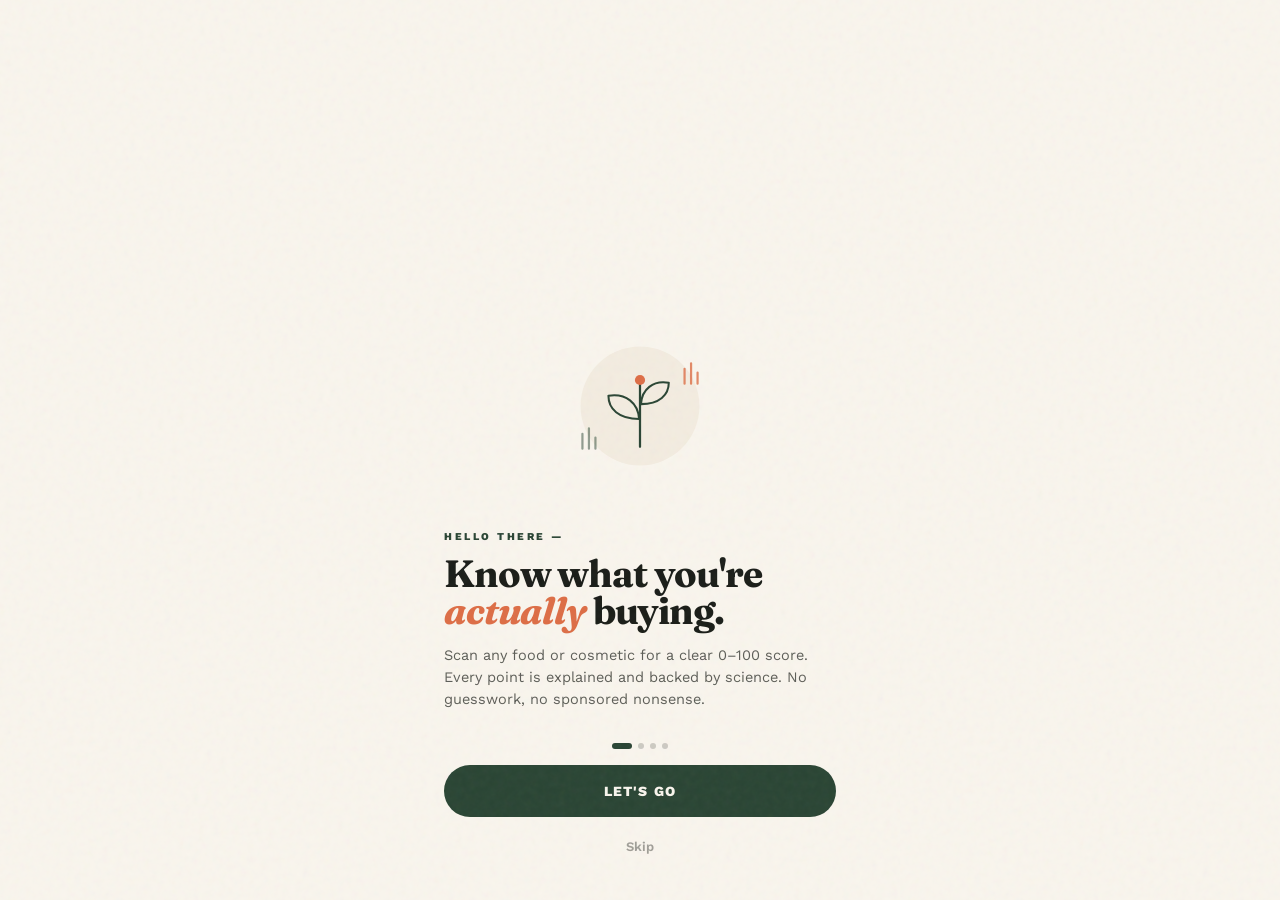
<file: index.html>
<!doctype html>
<html lang="en">
  <head>
    <meta charset="UTF-8" />
    <link rel="icon" type="image/png" href="./icon-192.png" />
    <link rel="apple-touch-icon" href="./apple-touch-icon.png" />
    <meta name="viewport" content="width=device-width, initial-scale=1.0, maximum-scale=1.0, user-scalable=no, viewport-fit=cover, interactive-widget=resizes-content" />
    <meta name="description" content="Scan food and cosmetic products to instantly see health ratings, ingredient analysis, and healthier alternatives." />
    <meta name="theme-color" content="#FAF7F2" />
    <meta name="apple-mobile-web-app-capable" content="yes" />
    <meta name="apple-mobile-web-app-status-bar-style" content="default" />
    <link rel="manifest" href="./manifest.json" />
    <link rel="preconnect" href="https://fonts.googleapis.com" />
    <link rel="preconnect" href="https://fonts.gstatic.com" crossorigin />
    <link href="https://fonts.googleapis.com/css2?family=Fraunces:ital,opsz,wght@0,9..144,400..700;1,9..144,400..700&family=Work+Sans:wght@300..700&display=swap" rel="stylesheet" />
    <title>ScanWise — Food & Cosmetics Health Scanner</title>
    <script type="module" crossorigin src="./assets/index-B2orh04r.js"></script>
    <link rel="modulepreload" crossorigin href="./assets/dist-BDdlKBnh.js">
    <link rel="modulepreload" crossorigin href="./assets/supabase-CXb4O_Qe.js">
    <link rel="stylesheet" crossorigin href="./assets/index-CBRD42PI.css">
  </head>
  <body>
    <div id="root"></div>
  </body>
</html>
</file>
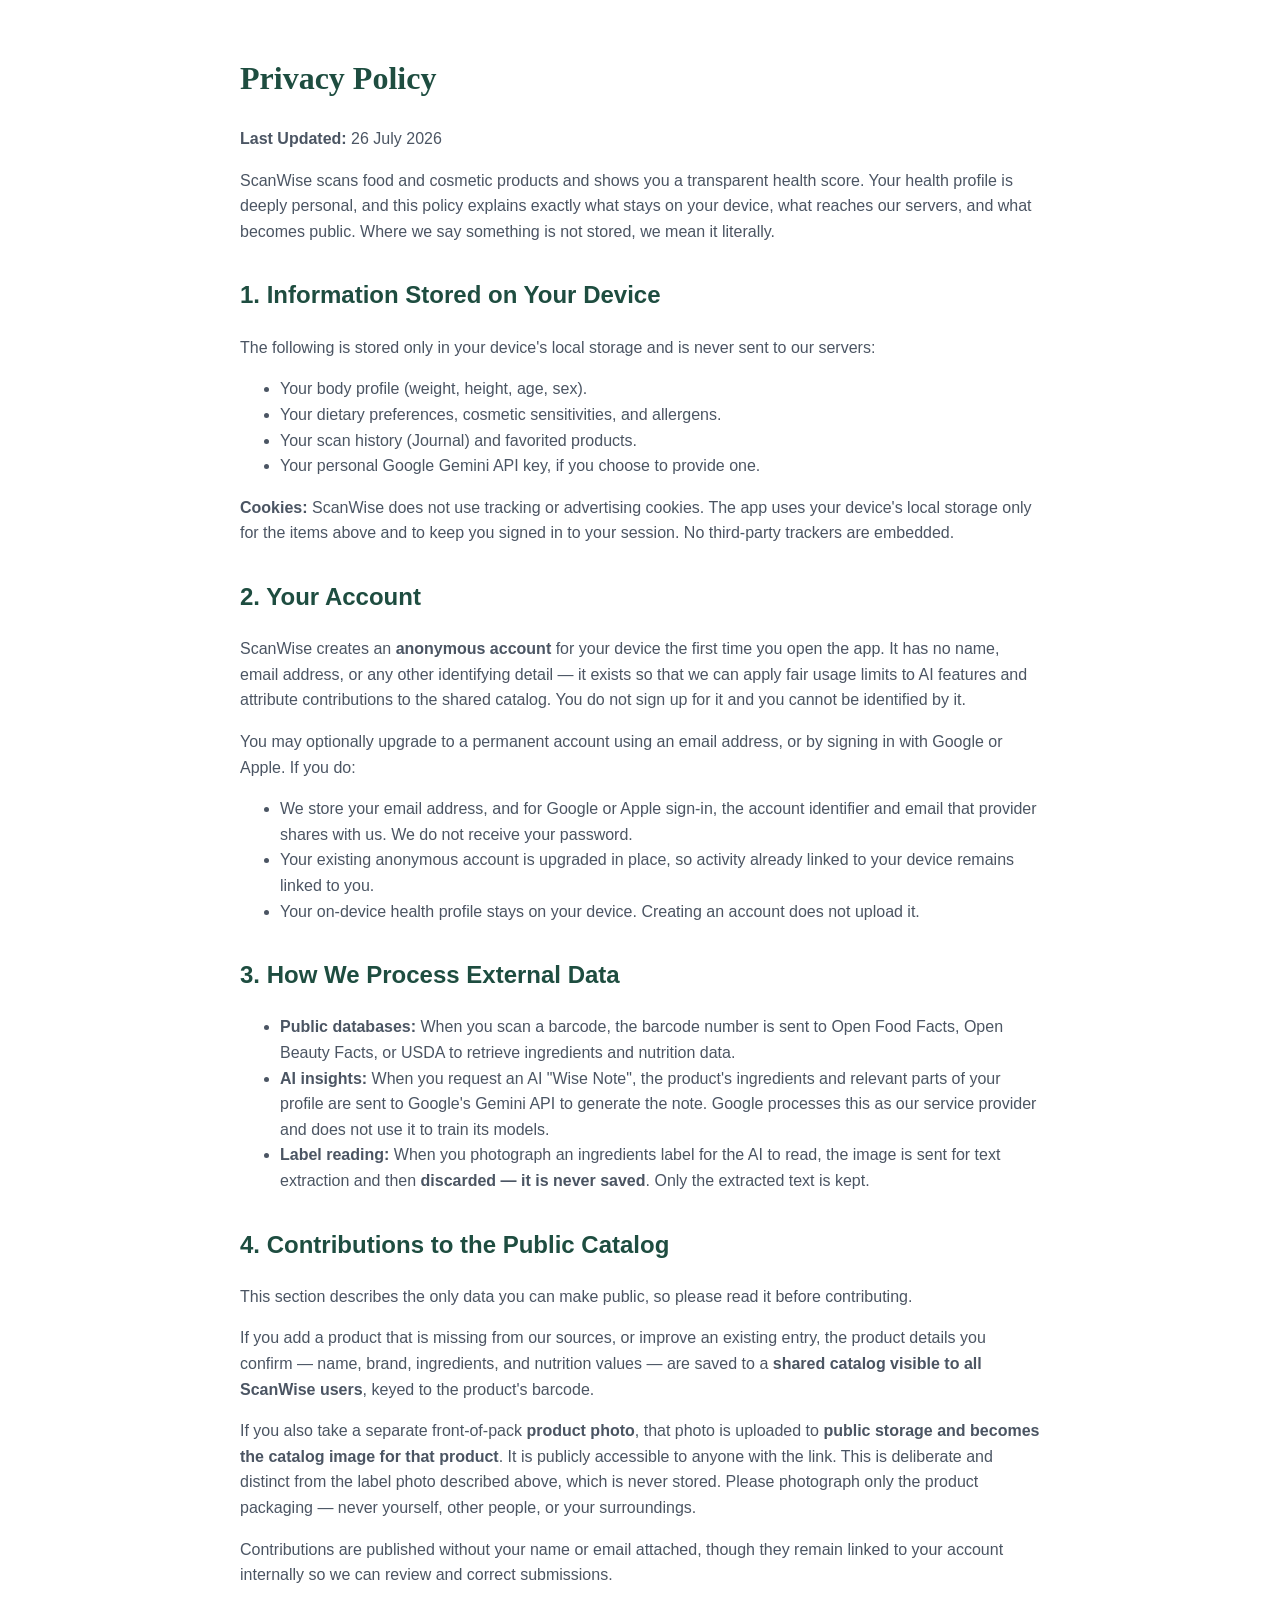
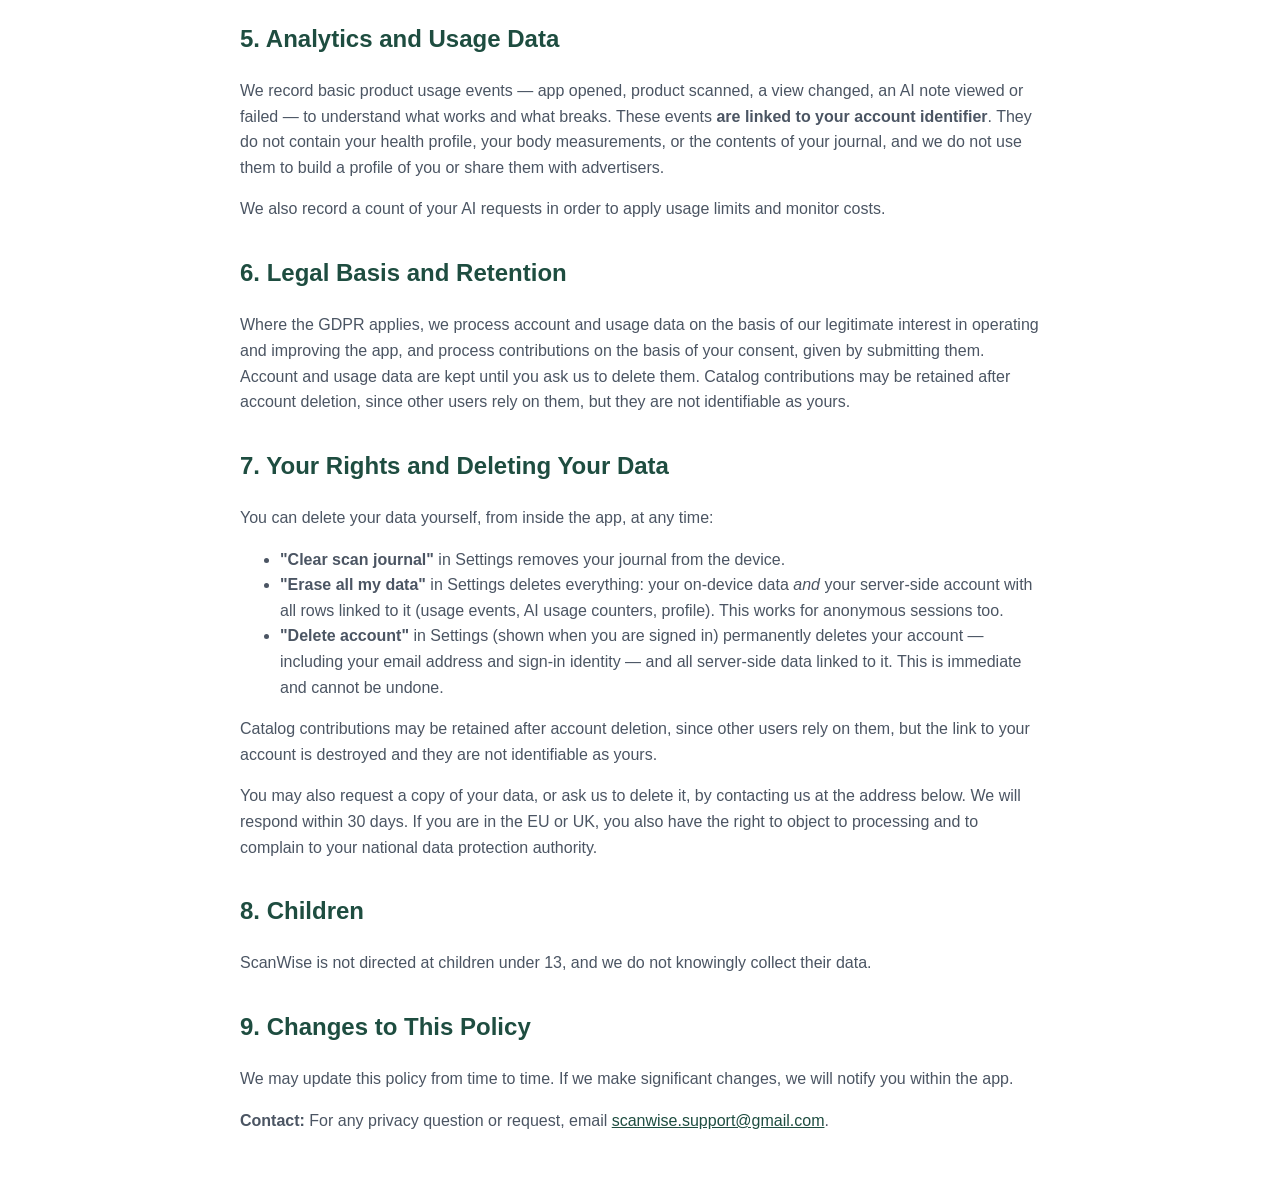
<file: privacy.html>
<!DOCTYPE html>
<html lang="en">
<head>
  <meta charset="UTF-8">
  <meta name="viewport" content="width=device-width, initial-scale=1.0">
  <title>Privacy Policy - ScanWise</title>
  <style>
    body {
      font-family: -apple-system, BlinkMacSystemFont, "Segoe UI", Roboto, Helvetica, Arial, sans-serif;
      line-height: 1.6;
      color: #1f2937;
      max-width: 800px;
      margin: 0 auto;
      padding: 2rem 1rem;
    }
    h1 { font-family: Georgia, serif; color: #1E4D40; }
    h2 { color: #1E4D40; margin-top: 2rem; }
    p, li { color: #4b5563; }
    a { color: #1E4D40; }
  </style>
</head>
<body>
  <h1>Privacy Policy</h1>
  <p><strong>Last Updated:</strong> 26 July 2026</p>

  <p>ScanWise scans food and cosmetic products and shows you a transparent health score. Your health profile is deeply personal, and this policy explains exactly what stays on your device, what reaches our servers, and what becomes public. Where we say something is not stored, we mean it literally.</p>

  <h2>1. Information Stored on Your Device</h2>
  <p>The following is stored only in your device's local storage and is never sent to our servers:</p>
  <ul>
    <li>Your body profile (weight, height, age, sex).</li>
    <li>Your dietary preferences, cosmetic sensitivities, and allergens.</li>
    <li>Your scan history (Journal) and favorited products.</li>
    <li>Your personal Google Gemini API key, if you choose to provide one.</li>
  </ul>
  <p><strong>Cookies:</strong> ScanWise does not use tracking or advertising cookies. The app uses your device's local storage only for the items above and to keep you signed in to your session. No third-party trackers are embedded.</p>

  <h2>2. Your Account</h2>
  <p>ScanWise creates an <strong>anonymous account</strong> for your device the first time you open the app. It has no name, email address, or any other identifying detail — it exists so that we can apply fair usage limits to AI features and attribute contributions to the shared catalog. You do not sign up for it and you cannot be identified by it.</p>
  <p>You may optionally upgrade to a permanent account using an email address, or by signing in with Google or Apple. If you do:</p>
  <ul>
    <li>We store your email address, and for Google or Apple sign-in, the account identifier and email that provider shares with us. We do not receive your password.</li>
    <li>Your existing anonymous account is upgraded in place, so activity already linked to your device remains linked to you.</li>
    <li>Your on-device health profile stays on your device. Creating an account does not upload it.</li>
  </ul>

  <h2>3. How We Process External Data</h2>
  <ul>
    <li><strong>Public databases:</strong> When you scan a barcode, the barcode number is sent to Open Food Facts, Open Beauty Facts, or USDA to retrieve ingredients and nutrition data.</li>
    <li><strong>AI insights:</strong> When you request an AI "Wise Note", the product's ingredients and relevant parts of your profile are sent to Google's Gemini API to generate the note. Google processes this as our service provider and does not use it to train its models.</li>
    <li><strong>Label reading:</strong> When you photograph an ingredients label for the AI to read, the image is sent for text extraction and then <strong>discarded — it is never saved</strong>. Only the extracted text is kept.</li>
  </ul>

  <h2>4. Contributions to the Public Catalog</h2>
  <p>This section describes the only data you can make public, so please read it before contributing.</p>
  <p>If you add a product that is missing from our sources, or improve an existing entry, the product details you confirm — name, brand, ingredients, and nutrition values — are saved to a <strong>shared catalog visible to all ScanWise users</strong>, keyed to the product's barcode.</p>
  <p>If you also take a separate front-of-pack <strong>product photo</strong>, that photo is uploaded to <strong>public storage and becomes the catalog image for that product</strong>. It is publicly accessible to anyone with the link. This is deliberate and distinct from the label photo described above, which is never stored. Please photograph only the product packaging — never yourself, other people, or your surroundings.</p>
  <p>Contributions are published without your name or email attached, though they remain linked to your account internally so we can review and correct submissions.</p>

  <h2>5. Analytics and Usage Data</h2>
  <p>We record basic product usage events — app opened, product scanned, a view changed, an AI note viewed or failed — to understand what works and what breaks. These events <strong>are linked to your account identifier</strong>. They do not contain your health profile, your body measurements, or the contents of your journal, and we do not use them to build a profile of you or share them with advertisers.</p>
  <p>We also record a count of your AI requests in order to apply usage limits and monitor costs.</p>

  <h2>6. Legal Basis and Retention</h2>
  <p>Where the GDPR applies, we process account and usage data on the basis of our legitimate interest in operating and improving the app, and process contributions on the basis of your consent, given by submitting them. Account and usage data are kept until you ask us to delete them. Catalog contributions may be retained after account deletion, since other users rely on them, but they are not identifiable as yours.</p>

  <h2>7. Your Rights and Deleting Your Data</h2>
  <p>You can delete your data yourself, from inside the app, at any time:</p>
  <ul>
    <li><strong>"Clear scan journal"</strong> in Settings removes your journal from the device.</li>
    <li><strong>"Erase all my data"</strong> in Settings deletes everything: your on-device data <em>and</em> your server-side account with all rows linked to it (usage events, AI usage counters, profile). This works for anonymous sessions too.</li>
    <li><strong>"Delete account"</strong> in Settings (shown when you are signed in) permanently deletes your account — including your email address and sign-in identity — and all server-side data linked to it. This is immediate and cannot be undone.</li>
  </ul>
  <p>Catalog contributions may be retained after account deletion, since other users rely on them, but the link to your account is destroyed and they are not identifiable as yours.</p>
  <p>You may also request a copy of your data, or ask us to delete it, by contacting us at the address below. We will respond within 30 days. If you are in the EU or UK, you also have the right to object to processing and to complain to your national data protection authority.</p>

  <h2>8. Children</h2>
  <p>ScanWise is not directed at children under 13, and we do not knowingly collect their data.</p>

  <h2>9. Changes to This Policy</h2>
  <p>We may update this policy from time to time. If we make significant changes, we will notify you within the app.</p>

  <p><strong>Contact:</strong> For any privacy question or request, email <a href="mailto:scanwise.support@gmail.com">scanwise.support@gmail.com</a>.</p>
</body>
</html>
</file>
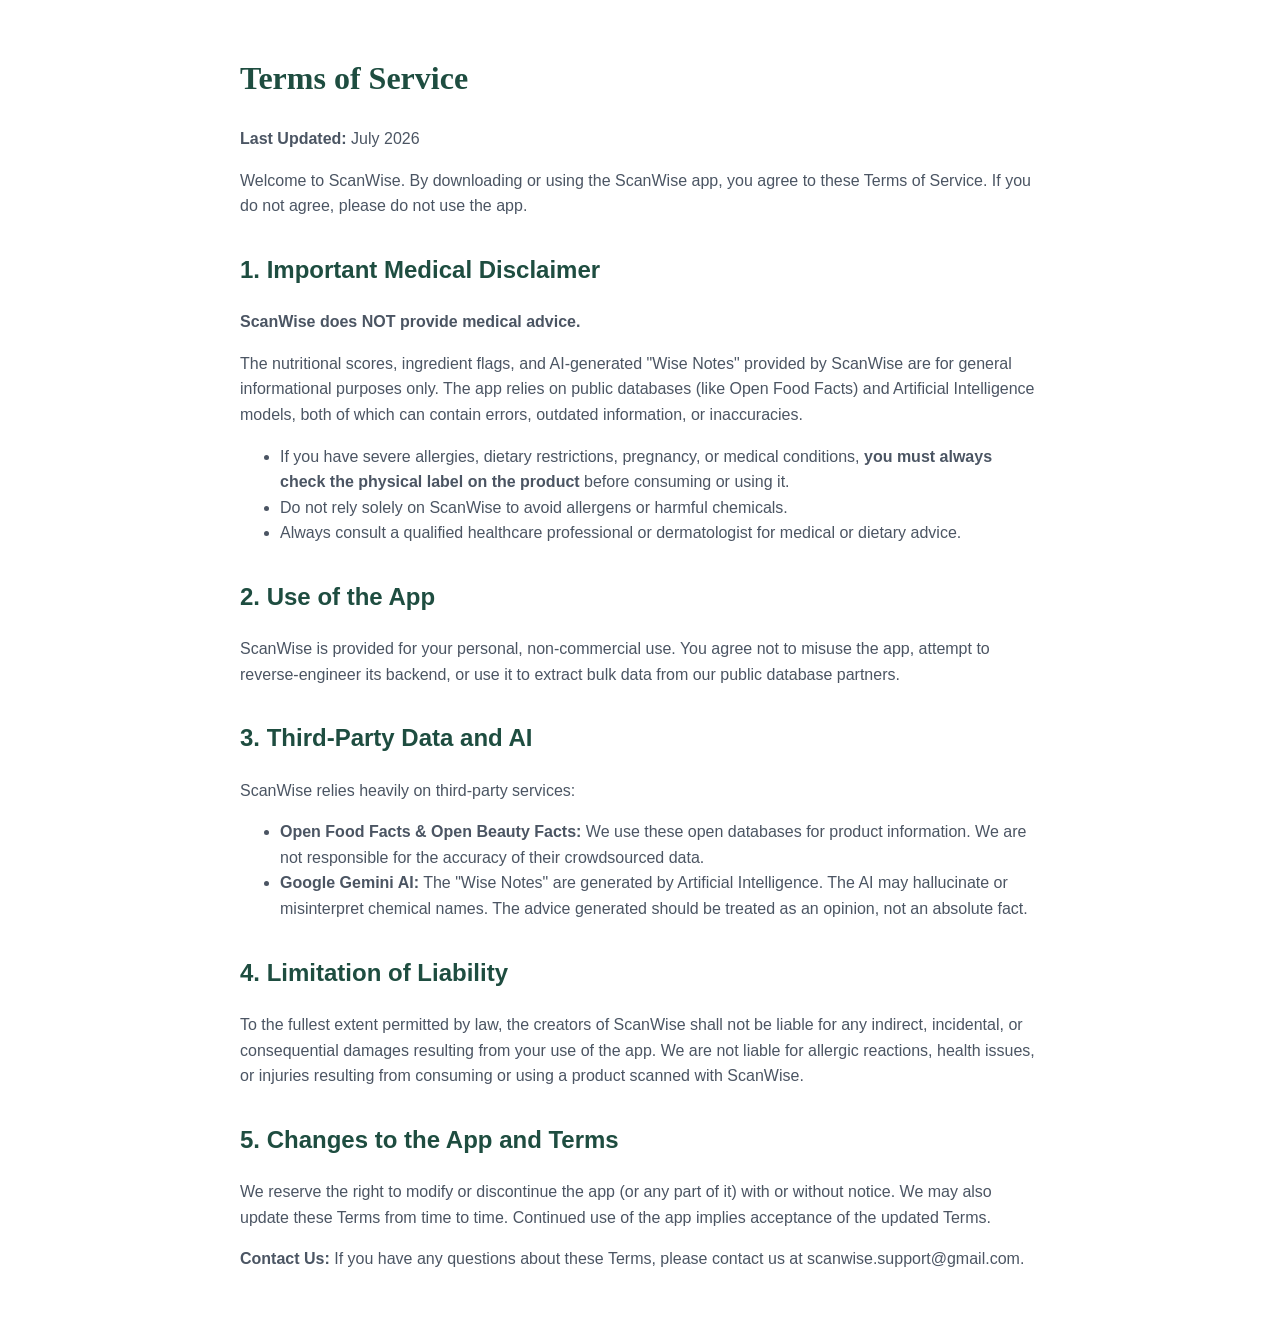
<file: terms.html>
<!DOCTYPE html>
<html lang="en">
<head>
  <meta charset="UTF-8">
  <meta name="viewport" content="width=device-width, initial-scale=1.0">
  <title>Terms of Service - ScanWise</title>
  <style>
    body {
      font-family: -apple-system, BlinkMacSystemFont, "Segoe UI", Roboto, Helvetica, Arial, sans-serif;
      line-height: 1.6;
      color: #1f2937;
      max-width: 800px;
      margin: 0 auto;
      padding: 2rem 1rem;
    }
    h1 { font-family: Georgia, serif; color: #1E4D40; }
    h2 { color: #1E4D40; margin-top: 2rem; }
    p, li { color: #4b5563; }
    a { color: #1E4D40; }
  </style>
</head>
<body>
  <h1>Terms of Service</h1>
  <p><strong>Last Updated:</strong> July 2026</p>

  <p>Welcome to ScanWise. By downloading or using the ScanWise app, you agree to these Terms of Service. If you do not agree, please do not use the app.</p>

  <h2>1. Important Medical Disclaimer</h2>
  <p><strong>ScanWise does NOT provide medical advice.</strong></p>
  <p>The nutritional scores, ingredient flags, and AI-generated "Wise Notes" provided by ScanWise are for general informational purposes only. The app relies on public databases (like Open Food Facts) and Artificial Intelligence models, both of which can contain errors, outdated information, or inaccuracies.</p>
  <ul>
    <li>If you have severe allergies, dietary restrictions, pregnancy, or medical conditions, <strong>you must always check the physical label on the product</strong> before consuming or using it.</li>
    <li>Do not rely solely on ScanWise to avoid allergens or harmful chemicals.</li>
    <li>Always consult a qualified healthcare professional or dermatologist for medical or dietary advice.</li>
  </ul>

  <h2>2. Use of the App</h2>
  <p>ScanWise is provided for your personal, non-commercial use. You agree not to misuse the app, attempt to reverse-engineer its backend, or use it to extract bulk data from our public database partners.</p>

  <h2>3. Third-Party Data and AI</h2>
  <p>ScanWise relies heavily on third-party services:</p>
  <ul>
    <li><strong>Open Food Facts & Open Beauty Facts:</strong> We use these open databases for product information. We are not responsible for the accuracy of their crowdsourced data.</li>
    <li><strong>Google Gemini AI:</strong> The "Wise Notes" are generated by Artificial Intelligence. The AI may hallucinate or misinterpret chemical names. The advice generated should be treated as an opinion, not an absolute fact.</li>
  </ul>

  <h2>4. Limitation of Liability</h2>
  <p>To the fullest extent permitted by law, the creators of ScanWise shall not be liable for any indirect, incidental, or consequential damages resulting from your use of the app. We are not liable for allergic reactions, health issues, or injuries resulting from consuming or using a product scanned with ScanWise.</p>

  <h2>5. Changes to the App and Terms</h2>
  <p>We reserve the right to modify or discontinue the app (or any part of it) with or without notice. We may also update these Terms from time to time. Continued use of the app implies acceptance of the updated Terms.</p>

  <p><strong>Contact Us:</strong> If you have any questions about these Terms, please contact us at scanwise.support@gmail.com.</p>
</body>
</html>
</file>
